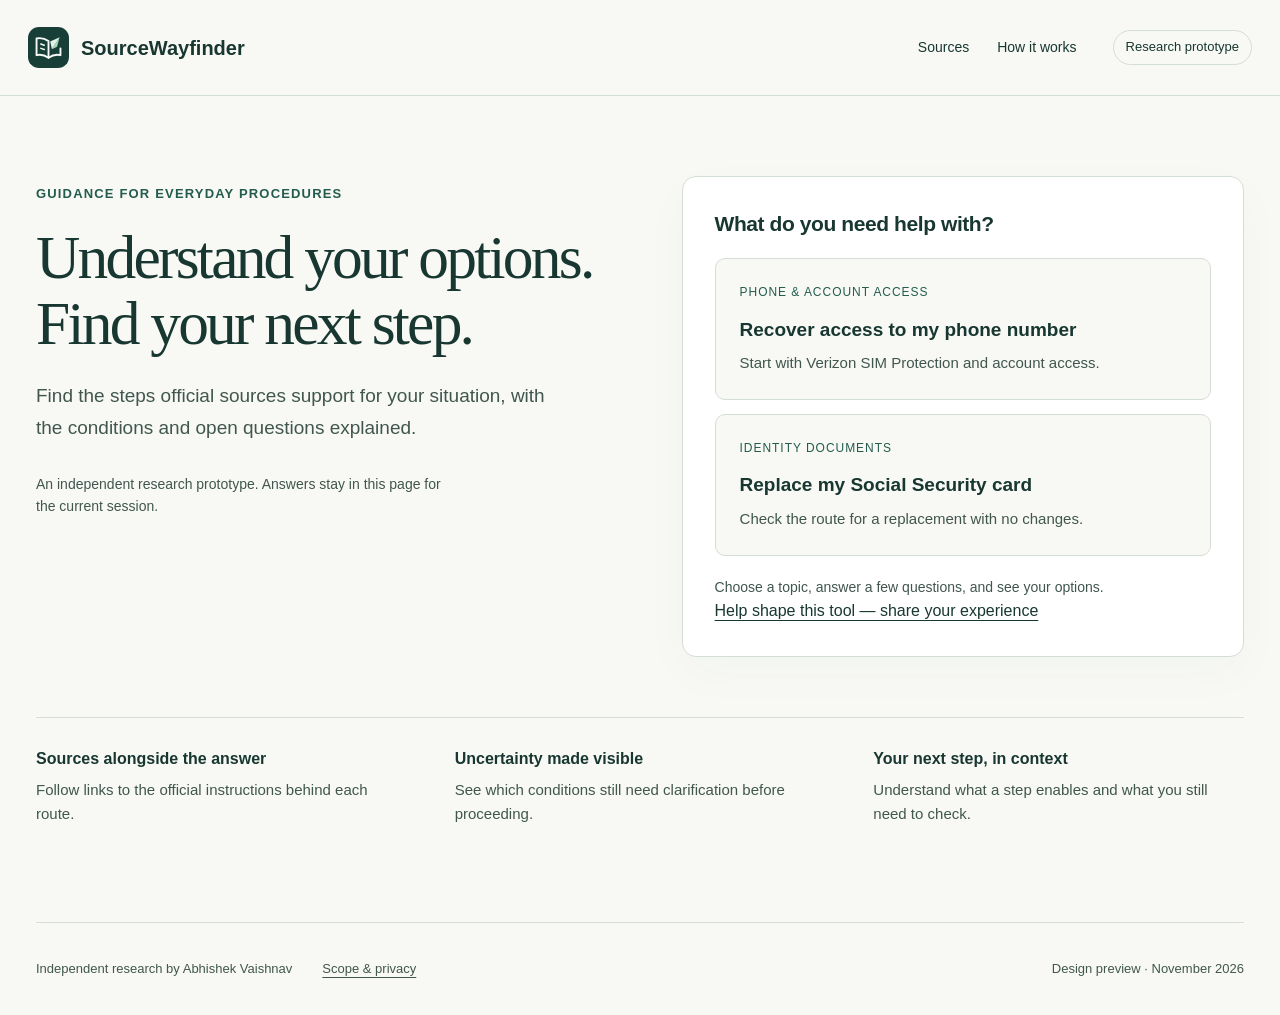
<file: sourcewayfinder/Product_Design/index.html>
<!doctype html>
<html lang="en" data-type="software">
  <head>
    <meta charset="utf-8" />
    <meta name="viewport" content="width=device-width, initial-scale=1" />
    <meta name="page-type" content="software" />
    <meta name="site-kind" content="software" />
    <meta
      name="description"
      content="Explore source-linked guidance for phone recovery and Social Security card replacement. Interactive research prototype."
    />
    <meta name="theme-color" content="#163f38" />
    <title>SourceWayfinder — Find your next step</title>
    <link rel="icon" type="image/svg+xml" href="brand/sourcewayfinder-mark.svg" />
    <link rel="stylesheet" href="styles.css" />
    <script src="app.js" defer></script>
  <link rel="canonical" href="https://sourcewayfinder.org/"></head>
  <body>
    <a class="skip" href="#main">Skip to guidance</a>
    <header class="header">
      <a class="brand" href="#home"
        ><img class="brand-mark" src="brand/sourcewayfinder-mark.svg" alt="" width="41" height="41" />SourceWayfinder</a
      >
      <nav aria-label="Main navigation">
        <a href="#sources">Sources</a><a href="#method">How it works</a>
      </nav>
      <span class="prototype">Research prototype</span>
    </header>
    <main id="main" tabindex="-1"></main>
    <footer>
      <span>Independent research by Abhishek Vaishnav</span
      ><a href="#method">Scope & privacy</a
      ><span>Design preview · November 2026</span>
    </footer>
    <noscript
      ><p class="notice">
        Enable JavaScript to try the guided questions. You can also visit
        <a href="https://www.ssa.gov/number-card/replace-card"
          >SSA card replacement</a
        >
        or
        <a href="https://www.verizon.com/support/knowledge-base-309294/"
          >Verizon SIM Protection guidance</a
        >
        directly.
      </p></noscript
    >
  </body>
</html>
</file>
<file: sourcewayfinder/Product_Design/styles.css>
:root {
  --ink: #183731;
  --muted: #40564e;
  --green: #235c4e;
  --pale: #eaf0e9;
  --paper: #f8f9f5;
  --line: #d4ded5;
  --amber: #79561b;
  --amber-bg: #fcf2dd;
  --white: #fff;
  --radius: 14px;
  font-family: -apple-system, BlinkMacSystemFont, "Segoe UI", Arial, sans-serif;
  color: var(--ink);
  background: var(--paper);
  font-synthesis: none;
}
* {
  box-sizing: border-box;
}
body {
  margin: 0;
  font-size: 16px;
  line-height: 1.6;
}
a {
  color: inherit;
  text-underline-offset: 4px;
}
button,
input,
select,
textarea {
  font: inherit;
}
button,
a,
input,
textarea {
  touch-action: manipulation;
}
button {
  cursor: pointer;
}
button:disabled {
  cursor: default;
  opacity: 0.5;
}
a:focus-visible,
button:focus-visible,
input:focus-visible,
textarea:focus-visible,
select:focus-visible,
summary:focus-visible {
  outline: 3px solid #9c6a17;
  outline-offset: 4px;
}
button,
a {
  transition:
    background 0.16s,
    transform 0.16s,
    color 0.16s;
}
button:hover:not(:disabled) {
  transform: translateY(-2px);
}
button:active:not(:disabled) {
  transform: translateY(1px);
}
.skip {
  position: absolute;
  left: 16px;
  top: -80px;
  background: white;
  padding: 12px;
  z-index: 9;
}
.skip:focus {
  top: 10px;
}
.header {
  height: 96px;
  border-bottom: 1px solid var(--line);
  display: flex;
  align-items: center;
  gap: 36px;
  padding: 0 max(28px, calc((100vw - 1240px) / 2));
  background: var(--paper);
}
.brand {
  display: flex;
  align-items: center;
  gap: 12px;
  text-decoration: none;
  font-weight: 650;
  font-size: 20px;
  white-space: nowrap;
}
.brand-mark {
  width: 41px;
  height: 41px;
  display: block;
  flex-shrink: 0;
}

.header nav {
  margin-left: auto;
  display: flex;
  gap: 28px;
}
.header nav a {
  padding: 12px 0;
  text-decoration: none;
  font-size: 14px;
}
.header nav a:hover {
  text-decoration: underline;
}
.prototype {
  font-size: 13px;
  border: 1px solid var(--line);
  border-radius: 30px;
  padding: 6px 12px;
  white-space: nowrap;
}
main {
  max-width: 1240px;
  margin: 0 auto;
  min-height: calc(100vh - 190px);
  padding: 60px 0 72px;
}
h1,
h2,
h3,
p {
  margin: 0;
}
h1,
h2 {
  font-family: Georgia, "Times New Roman", serif;
  font-weight: 400;
  letter-spacing: -0.045em;
  line-height: 1.07;
}
h1 {
  font-size: clamp(40px, 4.8vw, 68px);
}
h2 {
  font-size: 36px;
}
h3 {
  font-size: 19px;
  font-weight: 600;
  line-height: 1.4;
}
.eyebrow {
  font-size: 13px;
  letter-spacing: 0.09em;
  text-transform: uppercase;
  font-weight: 650;
  color: var(--green);
  margin-bottom: 20px;
}
.lede {
  color: var(--muted);
  font-size: 19px;
  line-height: 1.65;
  margin-top: 24px;
  max-width: 540px;
}
.home-layout {
  display: grid;
  grid-template-columns: 1.05fr 1fr;
  gap: 90px;
  align-items: start;
  padding: 20px 0 60px;
}
.intro {
  padding-top: 8px;
}
.tiny {
  font-size: 14px;
  color: var(--muted);
}
.intro .tiny {
  margin-top: 30px;
  max-width: 420px;
}
.task-panel {
  background: var(--white);
  border: 1px solid var(--line);
  border-radius: var(--radius);
  padding: 32px;
  box-shadow: 0 16px 50px #163f3807;
}
.task-panel h2 {
  font:
    600 21px/1.4 Arial,
    sans-serif;
  letter-spacing: -0.02em;
  margin-bottom: 20px;
}
.task {
  display: block;
  width: 100%;
  padding: 24px;
  text-align: left;
  background: var(--paper);
  border: 1px solid var(--line);
  border-radius: 10px;
  margin-top: 14px;
  color: var(--ink);
}
.task:hover {
  border-color: var(--green);
  background: var(--pale);
}
.task strong {
  display: block;
  font-size: 19px;
  font-weight: 600;
  margin-bottom: 6px;
}
.task span {
  display: block;
  font-size: 15px;
  color: var(--muted);
}
.task .tag {
  font-size: 12px;
  letter-spacing: 0.08em;
  text-transform: uppercase;
  margin-bottom: 12px;
  color: var(--green);
}
.task-panel > .tiny {
  margin-top: 20px;
}
.principles {
  display: grid;
  grid-template-columns: repeat(3, 1fr);
  gap: 48px;
  border-top: 1px solid var(--line);
  padding-top: 30px;
}
.principles h3 {
  font-size: 16px;
  margin-bottom: 8px;
}
.principles p {
  font-size: 15px;
  color: var(--muted);
}
footer {
  max-width: 1240px;
  margin: 0 auto;
  padding: 24px 0;
  border-top: 1px solid var(--line);
  display: flex;
  gap: 30px;
  align-items: center;
  font-size: 13px;
  color: var(--muted);
}
footer span:last-child {
  margin-left: auto;
}
.breadcrumbs {
  display: flex;
  gap: 10px;
  align-items: center;
  font-size: 14px;
  color: var(--muted);
  margin-bottom: 30px;
}
.breadcrumbs a {
  padding: 8px 0;
}
.work-layout {
  display: grid;
  grid-template-columns: minmax(0, 1fr) 310px;
  gap: 64px;
}
.work-layout h1 {
  font-size: 46px;
}
.step-meta {
  display: flex;
  justify-content: space-between;
  font-size: 14px;
  color: var(--muted);
  margin: 30px 0 12px;
}
.progress {
  height: 4px;
  background: var(--line);
  border-radius: 3px;
  overflow: hidden;
}
.progress span {
  display: block;
  height: 100%;
  background: var(--green);
  transition: width 0.2s;
}
.question {
  border: 0;
  margin: 32px 0 0;
  padding: 0;
}
.question legend {
  font-size: 24px;
  font-weight: 550;
  line-height: 1.4;
  margin-bottom: 12px;
}
.question .help {
  color: var(--muted);
  font-size: 15px;
  margin-bottom: 24px;
}
.options {
  display: grid;
  gap: 12px;
}
.option {
  display: flex;
  gap: 14px;
  align-items: center;
  border: 1px solid var(--line);
  border-radius: 10px;
  padding: 17px 20px;
  background: white;
  cursor: pointer;
  min-height: 60px;
}
.option:has(input:checked) {
  background: var(--pale);
  border-color: var(--green);
  box-shadow: inset 0 0 0 1px var(--green);
}
.option input {
  accent-color: var(--green);
  width: 19px;
  height: 19px;
  margin: 0;
}
.actions {
  display: flex;
  gap: 16px;
  align-items: center;
  margin-top: 30px;
  flex-wrap: wrap;
}
.primary,
.secondary {
  display: inline-flex;
  justify-content: center;
  align-items: center;
  text-decoration: none;
  padding: 13px 22px;
  min-height: 48px;
  border-radius: 8px;
  font-weight: 550;
  font-size: 15px;
  border: 1px solid var(--green);
}
.primary {
  background: var(--green);
  color: white;
}
.primary:hover {
  background: var(--ink);
}
.secondary {
  background: transparent;
  color: var(--ink);
  border-color: var(--line);
}
.text-button {
  background: none;
  border: 0;
  text-decoration: underline;
  color: var(--muted);
  padding: 12px;
}
.aside {
  background: var(--pale);
  border-radius: 12px;
  padding: 28px;
  height: fit-content;
}
.aside h2 {
  font:
    600 16px/1.4 Arial,
    sans-serif;
  letter-spacing: 0;
  margin-bottom: 12px;
}
.aside p {
  font-size: 15px;
  color: var(--muted);
  margin-bottom: 16px;
}
.aside a {
  font-size: 14px;
  display: block;
  padding: 8px 0;
}
.aside .meta {
  border-top: 1px solid #c8d4c9;
  margin-top: 18px;
  padding-top: 18px;
  font-size: 13px;
}
.status {
  display: inline-block;
  padding: 5px 11px;
  font-size: 13px;
  border-radius: 4px;
  background: var(--pale);
  color: var(--green);
  font-weight: 600;
  margin-bottom: 18px;
}
.status.warn {
  background: var(--amber-bg);
  color: var(--amber);
}
.result-intro {
  font-size: 18px;
  color: var(--muted);
  margin: 22px 0 28px;
}
.notice {
  padding: 18px 22px;
  background: var(--amber-bg);
  border-left: 3px solid #a67b2b;
  color: #604717;
  font-size: 15px;
  margin: 22px 0;
}
.steps-list {
  list-style: none;
  padding: 0;
  counter-reset: step;
  margin: 30px 0;
}
.steps-list li {
  counter-increment: step;
  display: grid;
  grid-template-columns: 32px 1fr;
  gap: 16px;
  padding: 22px 0;
  border-bottom: 1px solid var(--line);
}
.steps-list li:before {
  content: counter(step);
  width: 30px;
  height: 30px;
  border-radius: 50%;
  background: var(--pale);
  display: grid;
  place-items: center;
  font-size: 14px;
}
.steps-list h3 {
  font-size: 17px;
  margin-bottom: 6px;
}
.steps-list p {
  font-size: 15px;
  color: var(--muted);
}
details {
  border-bottom: 1px solid var(--line);
  padding: 16px 0;
}
summary {
  cursor: pointer;
  min-height: 44px;
  display: flex;
  align-items: center;
  font-size: 16px;
  font-weight: 550;
}
details p {
  padding: 8px 0;
  color: var(--muted);
}
.source {
  padding: 24px 0;
  border-bottom: 1px solid var(--line);
}
.source h3 {
  margin-bottom: 8px;
}
.source a {
  overflow-wrap: anywhere;
}
.source p {
  margin-top: 8px;
}
.page-head {
  max-width: 760px;
  margin-bottom: 36px;
}
.page-head h1 {
  font-size: 50px;
}
.content {
  max-width: 800px;
}
.content > h2 {
  margin: 32px 0 16px;
  font-size: 28px;
}
.content > p {
  margin: 18px 0;
  color: var(--muted);
}
.report-label {
  display: block;
  margin: 24px 0 8px;
  font-weight: 550;
}
.report-input {
  width: 100%;
  padding: 14px;
  border: 1px solid var(--line);
  border-radius: 8px;
  background: white;
  color: var(--ink);
}
textarea.report-input {
  min-height: 150px;
  resize: vertical;
}
.feedback {
  padding: 16px;
  background: var(--pale);
  margin-top: 20px;
}
.error {
  color: #8e302a;
  margin-top: 10px;
}
.view-enter {
  animation: arrive 0.24s ease-out;
}
@keyframes arrive {
  from {
    opacity: 0.6;
    transform: translateY(5px);
  }
  to {
    opacity: 1;
    transform: none;
  }
}
@media (max-width: 1300px) {
  main,
  footer {
    margin-left: 36px;
    margin-right: 36px;
  }
  .home-layout {
    gap: 55px;
  }
}
@media (max-width: 900px) {
  .header {
    padding: 0 28px;
    gap: 20px;
  }
  .prototype {
    display: none;
  }
  .home-layout {
    gap: 32px;
  }
  .work-layout {
    gap: 30px;
    grid-template-columns: minmax(0, 1fr) 260px;
  }
  main {
    padding-top: 40px;
  }
  .task-panel {
    padding: 24px;
  }
  .task {
    padding: 20px;
  }
}
@media (max-width: 700px) {
  .header {
    height: 80px;
    padding: 0 20px;
    gap: 12px;
  }
  .brand {
    font-size: 17px;
    gap: 8px;
  }
  .brand-mark {
    width: 34px;
    height: 34px;
  }
  .header nav {
    gap: 14px;
  }
  .header nav a {
    font-size: 13px;
  }
  .header nav a:last-child {
    display: none;
  }
  main,
  footer {
    margin-left: 20px;
    margin-right: 20px;
  }
  main {
    padding: 32px 0 48px;
  }
  .home-layout,
  .work-layout {
    grid-template-columns: 1fr;
    gap: 32px;
    padding-top: 0;
  }
  .home-layout {
    padding-bottom: 34px;
  }
  .lede {
    font-size: 17px;
    margin-top: 18px;
  }
  .intro .tiny {
    margin-top: 20px;
  }
  .eyebrow {
    margin-bottom: 16px;
  }
  .task-panel {
    padding: 22px;
  }
  .task {
    padding: 20px;
  }
  .principles {
    grid-template-columns: 1fr;
    gap: 22px;
  }
  .work-layout h1,
  .page-head h1 {
    font-size: 36px;
  }
  .question legend {
    font-size: 22px;
  }
  .aside {
    padding: 24px;
  }
  .actions .primary {
    flex: 1;
  }
  .breadcrumbs {
    margin-bottom: 20px;
  }
  .steps-list li {
    gap: 12px;
  }
  .page-head {
    margin-bottom: 24px;
  }
  footer {
    flex-wrap: wrap;
    gap: 12px;
    font-size: 12px;
  }
  footer span:last-child {
    margin-left: 0;
    width: 100%;
  }
  .primary,
  .secondary {
    min-height: 48px;
  }
  .result-intro {
    font-size: 17px;
  }
}
@media (prefers-reduced-motion: reduce) {
  *,
  *:before,
  *:after {
    animation: none !important;
    transition: none !important;
  }
}
@media print {
  header,
  footer,
  .actions,
  .breadcrumbs,
  .prototype {
    display: none;
  }
  main {
    margin: 0;
    padding: 0;
  }
  .work-layout {
    display: block;
  }
  .aside {
    margin-top: 30px;
  }
  details {
    display: block;
  }
  details > * {
    display: block;
  }
  .notice {
    border: 1px solid #999;
  }
}
/* Main receives programmatic focus after navigation; interactive controls retain their visible rings. */
main:focus {
  outline: none;
}
.steps-list h2 {
  font:
    600 17px/1.4 Arial,
    sans-serif;
  letter-spacing: 0;
  margin-bottom: 6px;
}

.header nav a,
footer a {
  display: inline-flex;
  align-items: center;
  min-height: 44px;
}
footer {
  padding: 24px 0;
}
.principles {
  padding-bottom: 24px;
}
</file>
